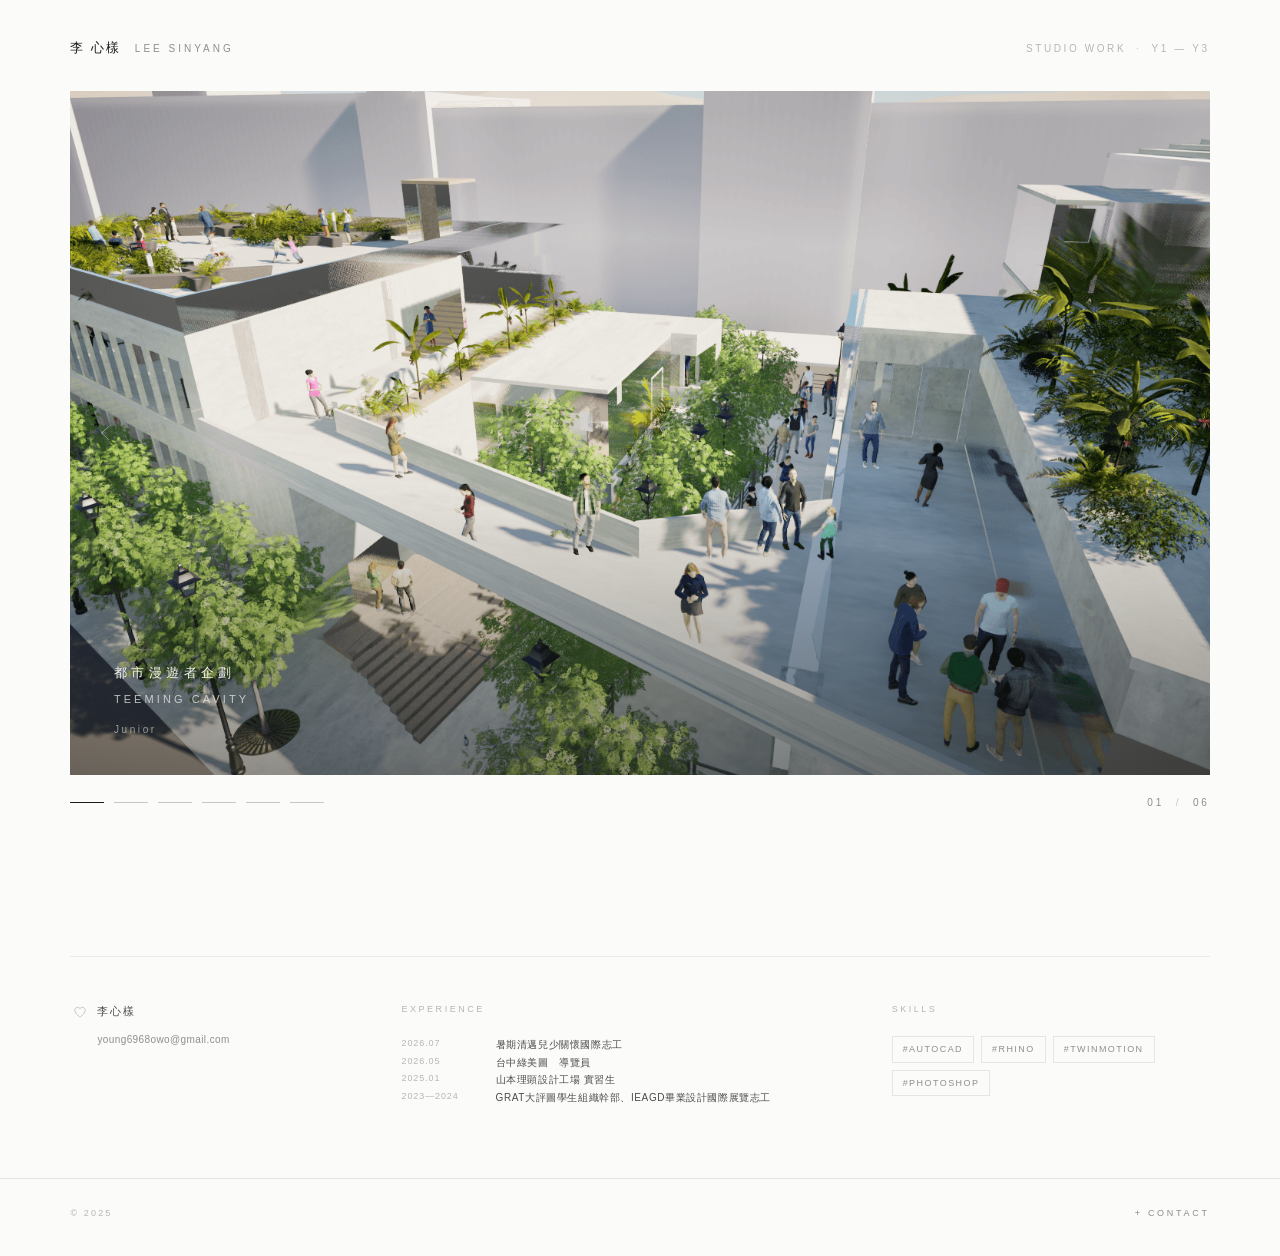
<file: index.html>
<!DOCTYPE html>
<html lang="zh-Hant">
<head>
<meta charset="UTF-8">
<meta name="viewport" content="width=device-width, initial-scale=1">
<meta name="description" content="李心樣 LEE SINYANG — Studio Work, Y1 — Y3">
<title>李心樣 LEE SINYANG — Architecture Portfolio</title>
<link rel="stylesheet" href="style.css?v=20260917">
<link rel="preload" as="image" href="images/cover-1.png" fetchpriority="high">
<!-- 桌機（>768px）沿用瀏覽器原生預載，畫質與速度完全不變；手機由 script.js 延遲載入 -->
<link rel="preload" as="image" href="images/cover-2.jpg" media="(min-width: 769px)">
<link rel="preload" as="image" href="images/cover-3.jpg" media="(min-width: 769px)">
<link rel="preload" as="image" href="images/cover-4.png" media="(min-width: 769px)">
<link rel="preload" as="image" href="images/cover-5.jpg" media="(min-width: 769px)">
<link rel="preload" as="image" href="images/cover-6.jpg" media="(min-width: 769px)">
</head>
<body class="page-home">

  <!-- ============================ HEADER ============================ -->
  <header class="site-head">
    <a class="mark" href="index.html">
      <span class="mark-cn"><span class="surname">李</span><span class="given">心樣</span></span>
      <span class="mark-en">LEE SINYANG</span>
    </a>
    <nav class="head-meta" aria-label="站內資訊">
      <span>STUDIO WORK</span>
      <span class="dotsep">·</span>
      <span>Y1 — Y3</span>
    </nav>
  </header>

  <main>

    <!-- ============================ HERO CAROUSEL ============================ -->
    <section class="hero" id="hero" aria-roledescription="carousel" aria-label="建築作品輪播">

      <div class="slides" id="slides">

        <article class="slide is-active" data-id="1" aria-hidden="false">
          <a class="slide-link" href="project.html?id=1">
            <img src="images/cover-1.png" alt="都市漫遊者企劃 Teeming Cavity" fetchpriority="high" decoding="async">
            <div class="slide-caption">
              <h2 class="s-title-cn">都市漫遊者企劃</h2>
              <p class="s-title-en">TEEMING CAVITY</p>
              <p class="s-meta">Junior</p>
            </div>
          </a>
        </article>

        <article class="slide" data-id="2" aria-hidden="true">
          <a class="slide-link" href="project.html?id=2">
            <img data-src="images/cover-2.jpg" alt="閭巷囊體 Everyday Block" loading="lazy" decoding="async">
            <div class="slide-caption">
              <h2 class="s-title-cn">閭巷囊體</h2>
              <p class="s-title-en">EVERYDAY BLOCK</p>
              <p class="s-meta">Junior</p>
            </div>
          </a>
        </article>

        <article class="slide" data-id="3" aria-hidden="true">
          <a class="slide-link" href="project.html?id=3">
            <img data-src="images/cover-3.jpg" alt="海線物語 Ephemeral-Mass" loading="lazy" decoding="async">
            <div class="slide-caption">
              <h2 class="s-title-cn">海線物語</h2>
              <p class="s-title-en">EPHEMERAL-MASS</p>
              <p class="s-meta">Sophomore</p>
            </div>
          </a>
        </article>

        <article class="slide" data-id="4" aria-hidden="true">
          <a class="slide-link" href="project.html?id=4">
            <img data-src="images/cover-4.png" alt="居住身體與都市身體 Slit Oculus" loading="lazy" decoding="async">
            <div class="slide-caption">
              <h2 class="s-title-cn">居住身體與都市身體</h2>
              <p class="s-title-en">SLIT OCULUS</p>
              <p class="s-meta">Sophomore</p>
            </div>
          </a>
        </article>

        <article class="slide" data-id="5" aria-hidden="true">
          <a class="slide-link" href="project.html?id=5">
            <img data-src="images/cover-5.jpg" alt="室內·視外·室外·視內" loading="lazy" decoding="async">
            <div class="slide-caption">
              <h2 class="s-title-cn">室內·視外·室外·視內</h2>
              <p class="s-title-en">[ IN ] SIGHT · OUT&nbsp;&nbsp;[ OUT ] SITE · IN</p>
              <p class="s-meta">Freshman</p>
            </div>
          </a>
        </article>

        <article class="slide" data-id="6" aria-hidden="true">
          <a class="slide-link" href="project.html?id=6">
            <img data-src="images/cover-6.jpg" alt="之間 Between" loading="lazy" decoding="async">
            <div class="slide-caption">
              <h2 class="s-title-cn">之間</h2>
              <p class="s-title-en">BETWEEN</p>
              <p class="s-meta">Freshman</p>
            </div>
          </a>
        </article>

        <button class="nav-arrow nav-prev" id="prevBtn" type="button" aria-label="上一件作品">
          <svg viewBox="0 0 24 24" aria-hidden="true"><path d="M15 4 L7 12 L15 20"/></svg>
        </button>
        <button class="nav-arrow nav-next" id="nextBtn" type="button" aria-label="下一件作品">
          <svg viewBox="0 0 24 24" aria-hidden="true"><path d="M9 4 L17 12 L9 20"/></svg>
        </button>
      </div>

      <div class="hero-foot">
        <div class="progress" id="progress" role="tablist" aria-label="作品進度"></div>
        <div class="counter">
          <span id="counterCur">01</span>
          <span class="sep">/</span>
          <span>06</span>
        </div>
      </div>
    </section>

    <!-- ============================ PROFILE / FOOTER INFO ============================ -->
    <section class="profile" id="profile">
      <div class="profile-grid">

        <div class="col col-name">
          <div class="identity">
            <div class="identity-row">
              <button class="heart-btn" id="heartBtn" type="button" aria-label="Like this portfolio">
                <svg class="heart-icon" viewBox="0 0 24 24" aria-hidden="true">
                  <path d="M12 20.3c-.3 0-.6-.1-.8-.3C7.9 17.3 3 13.4 3 8.9 3 6.2 5.1 4 7.8 4c1.6 0 3.1.8 4.2 2.1C13.1 4.8 14.6 4 16.2 4 18.9 4 21 6.2 21 8.9c0 4.5-4.9 8.4-8.2 11.1-.2.2-.5.3-.8.3z"/>
                </svg>
              </button>
              <p class="identity-name">李心樣</p>
            </div>
            <a class="identity-mail" href="mailto:young6968owo@gmail.com">young6968owo@gmail.com</a>
          </div>
        </div>

        <div class="col col-bio">
          <p class="label">EXPERIENCE</p>
          <ul class="bio">
            <li><span class="yr">2026.07</span><span class="txt">暑期清邁兒少關懷國際志工</span></li>
            <li><span class="yr">2026.05</span><span class="txt">台中綠美圖　導覽員</span></li>
            <li><span class="yr">2025.01</span><span class="txt">山本理顕設計工場 實習生</span></li>
            <li><span class="yr">2023—2024</span><span class="txt">GRAT大評圖學生組織幹部、IEAGD畢業設計國際展覽志工</span></li>
          </ul>
        </div>

        <div class="col col-skills">
          <p class="label">SKILLS</p>
          <ul class="tags">
            <li>#AutoCAD</li>
            <li>#Rhino</li>
            <li>#Twinmotion</li>
            <li>#Photoshop</li>
          </ul>
        </div>

      </div>
    </section>

  </main>

  <footer class="site-foot">
    <div class="foot-row">
      <span>© 2025</span>
      <button class="contact-toggle" type="button" id="contactToggle" aria-expanded="false" aria-controls="contactPanel">+ CONTACT</button>
    </div>

    <div class="contact-panel" id="contactPanel">
      <form class="contact-form" id="contactForm" novalidate>
        <textarea class="contact-memo" name="message" placeholder="MEMO" required></textarea>
        <input class="contact-visitor" type="text" name="visitor" placeholder="NAME / EMAIL (OPTIONAL)">
        <div class="contact-actions">
          <button class="send-btn" type="submit">SEND</button>
          <span class="send-status" id="sendStatus" aria-live="polite"></span>
        </div>
      </form>
    </div>
  </footer>

  <script src="script.js?v=20260917"></script>
</body>
</html>
</file>
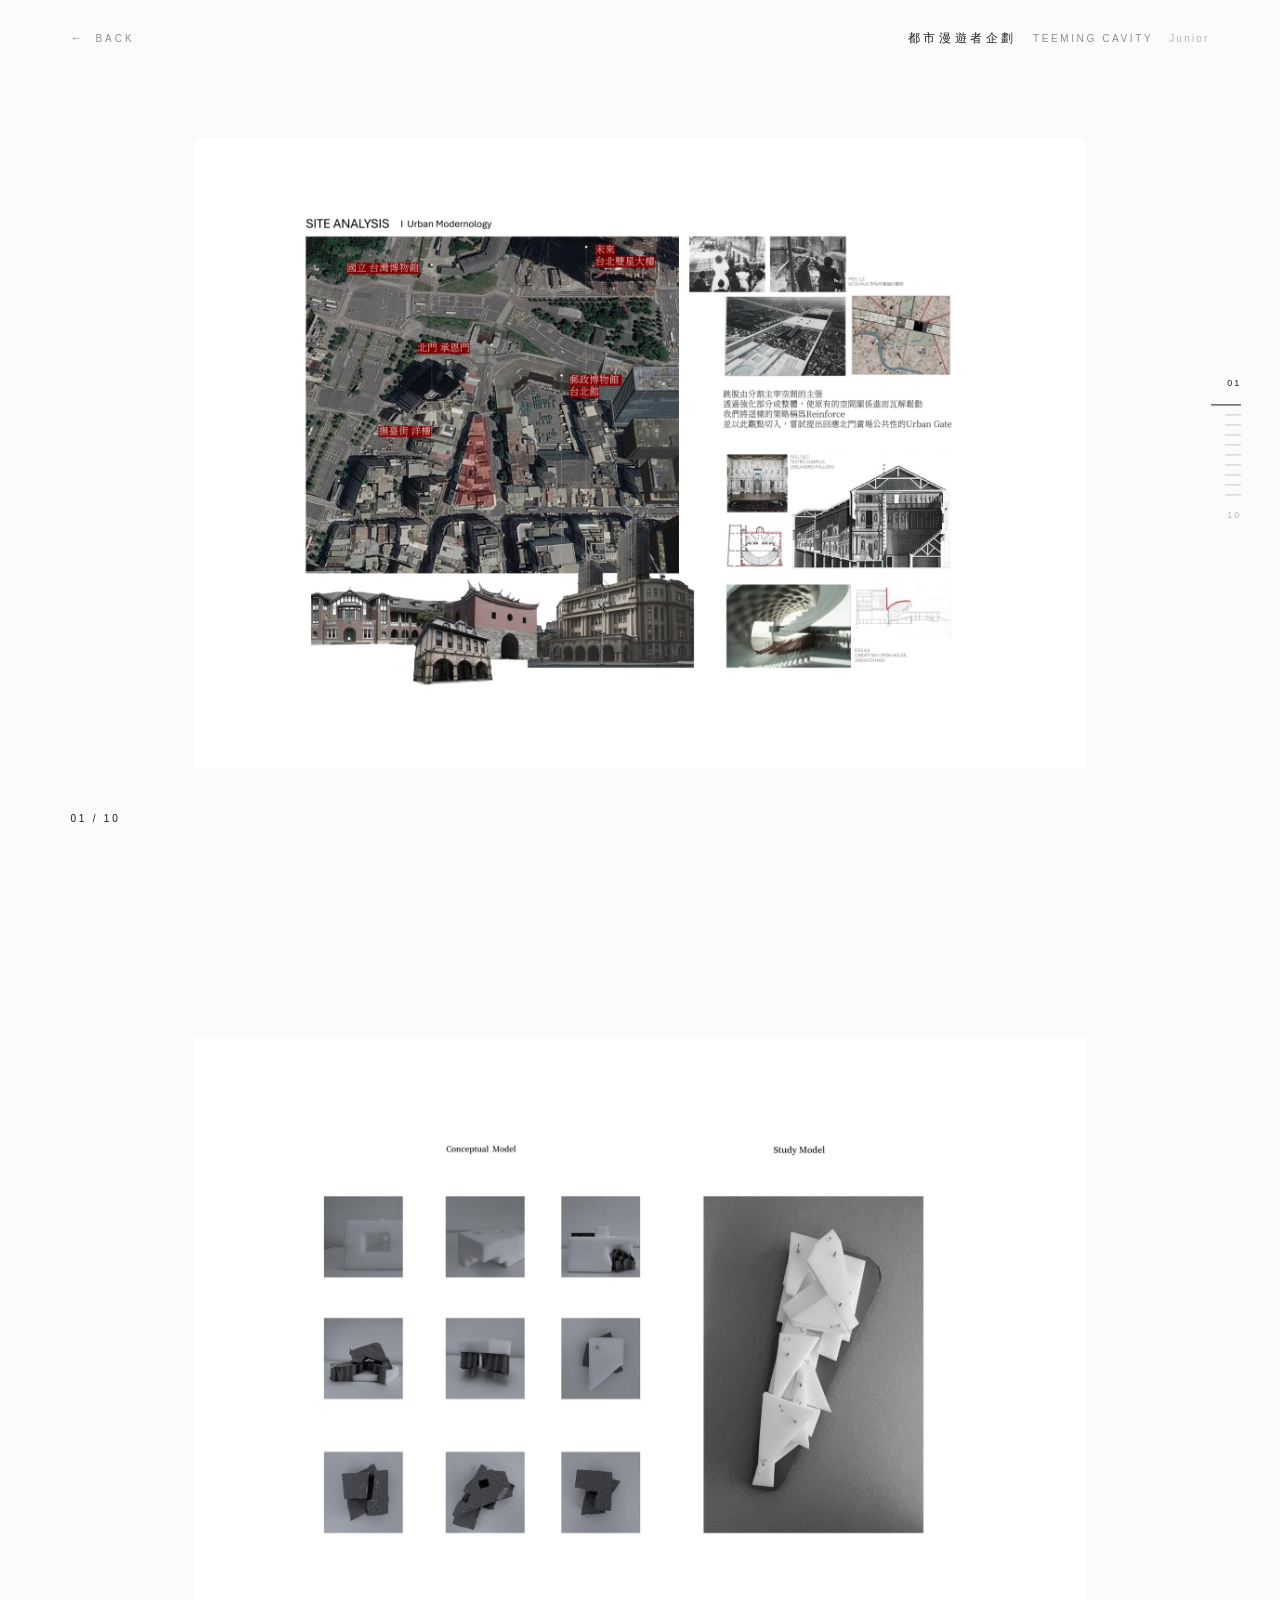
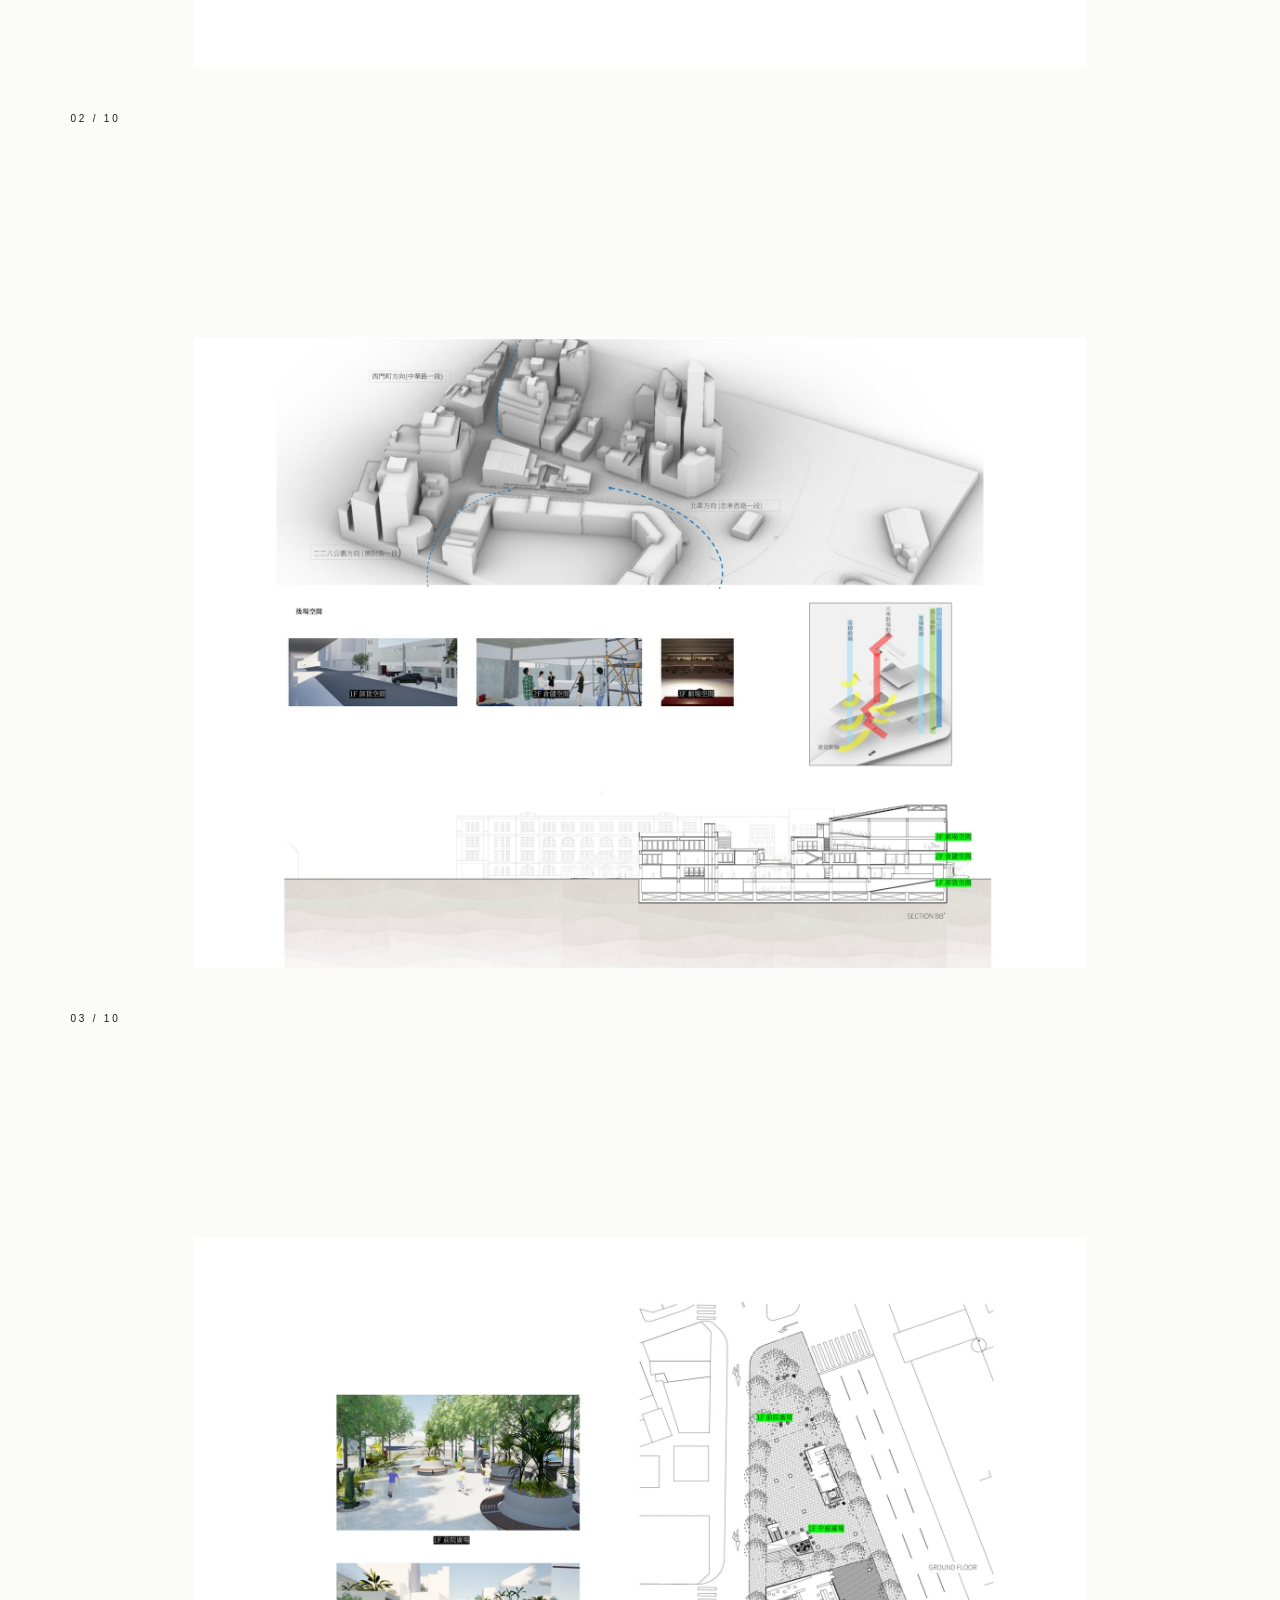
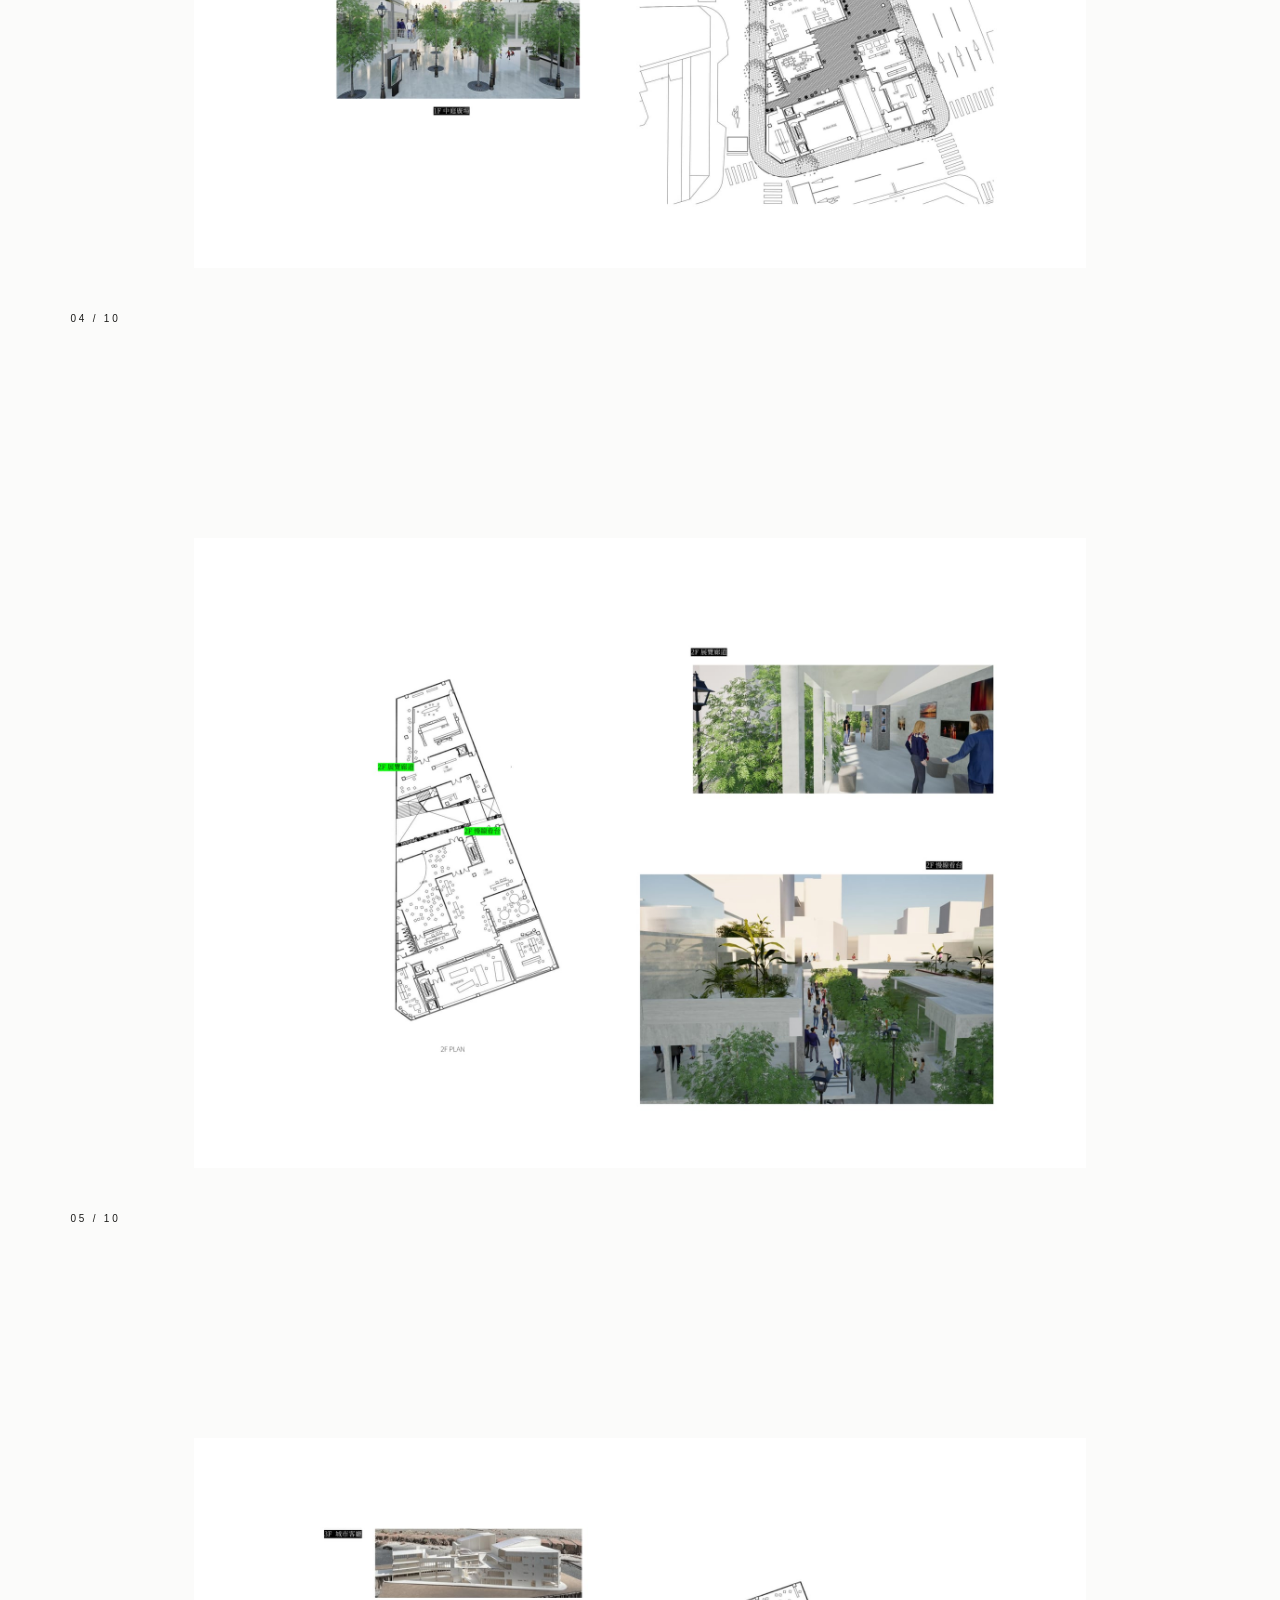
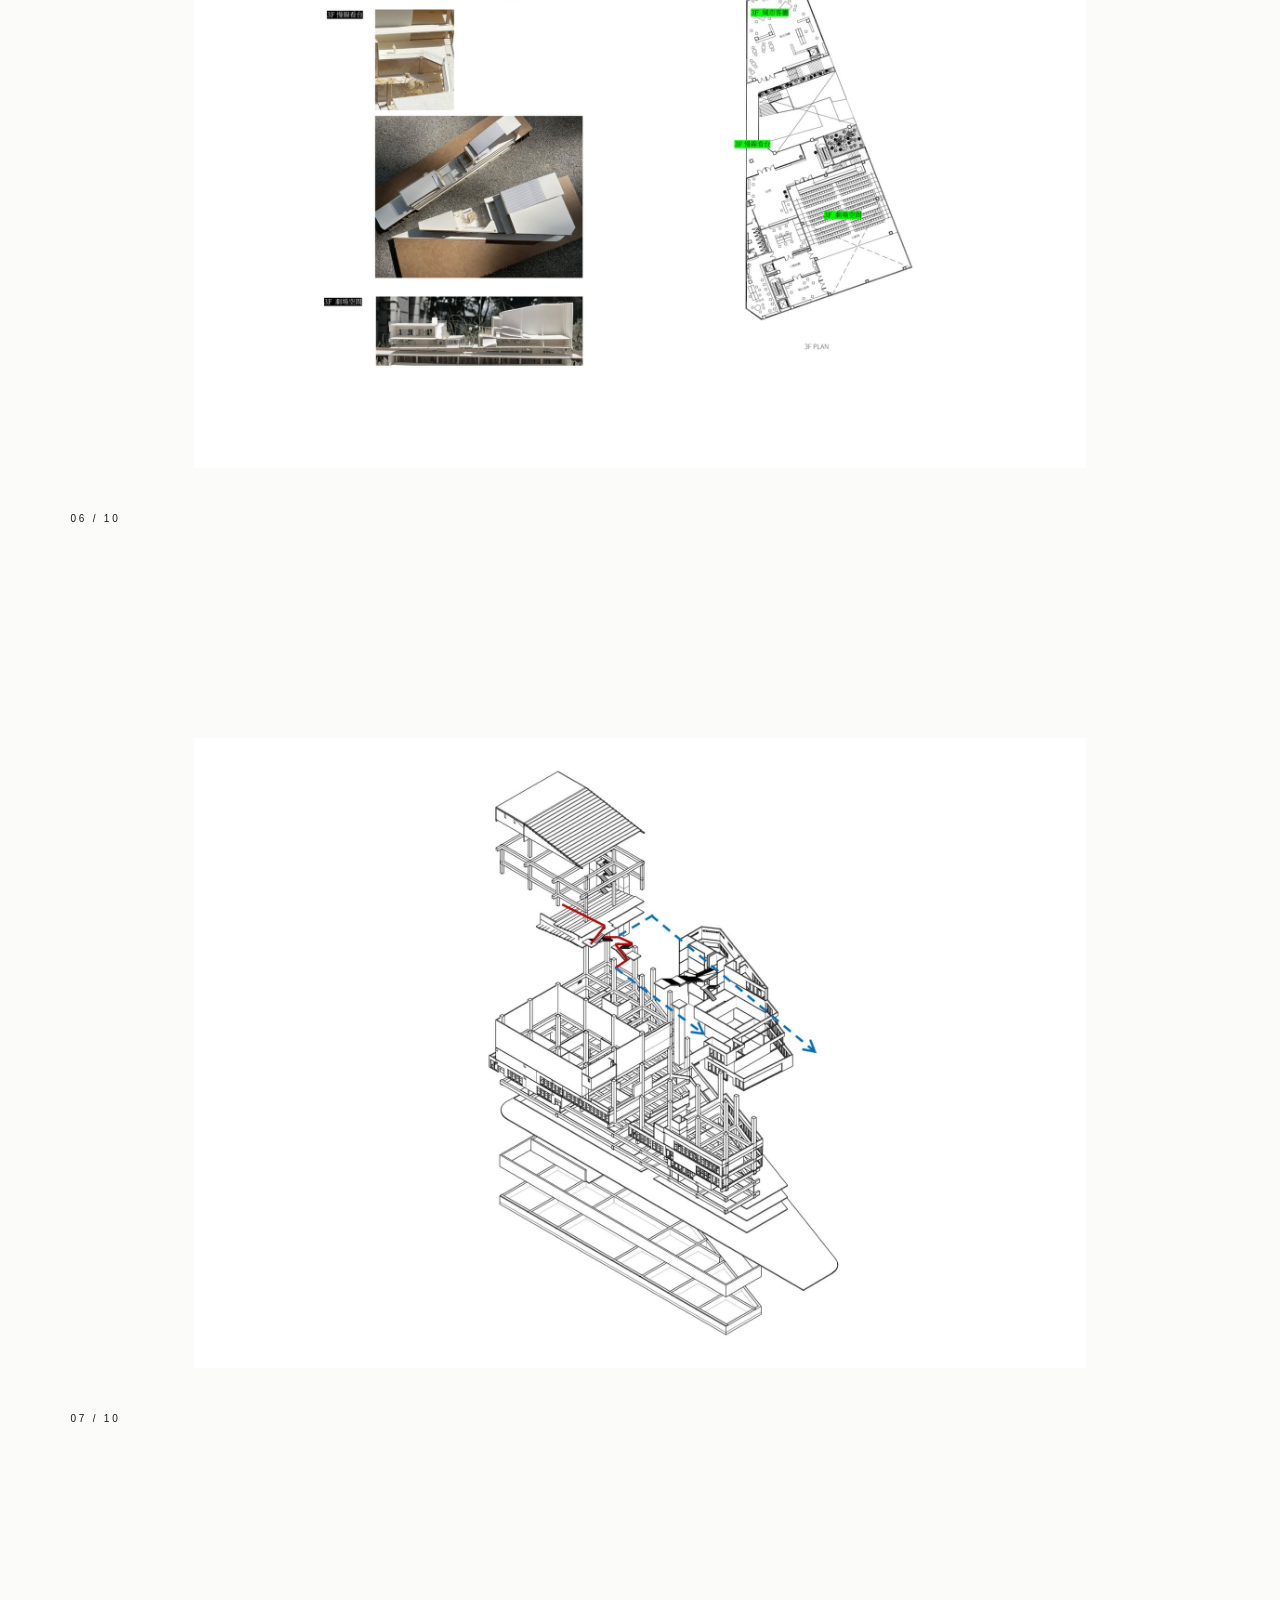
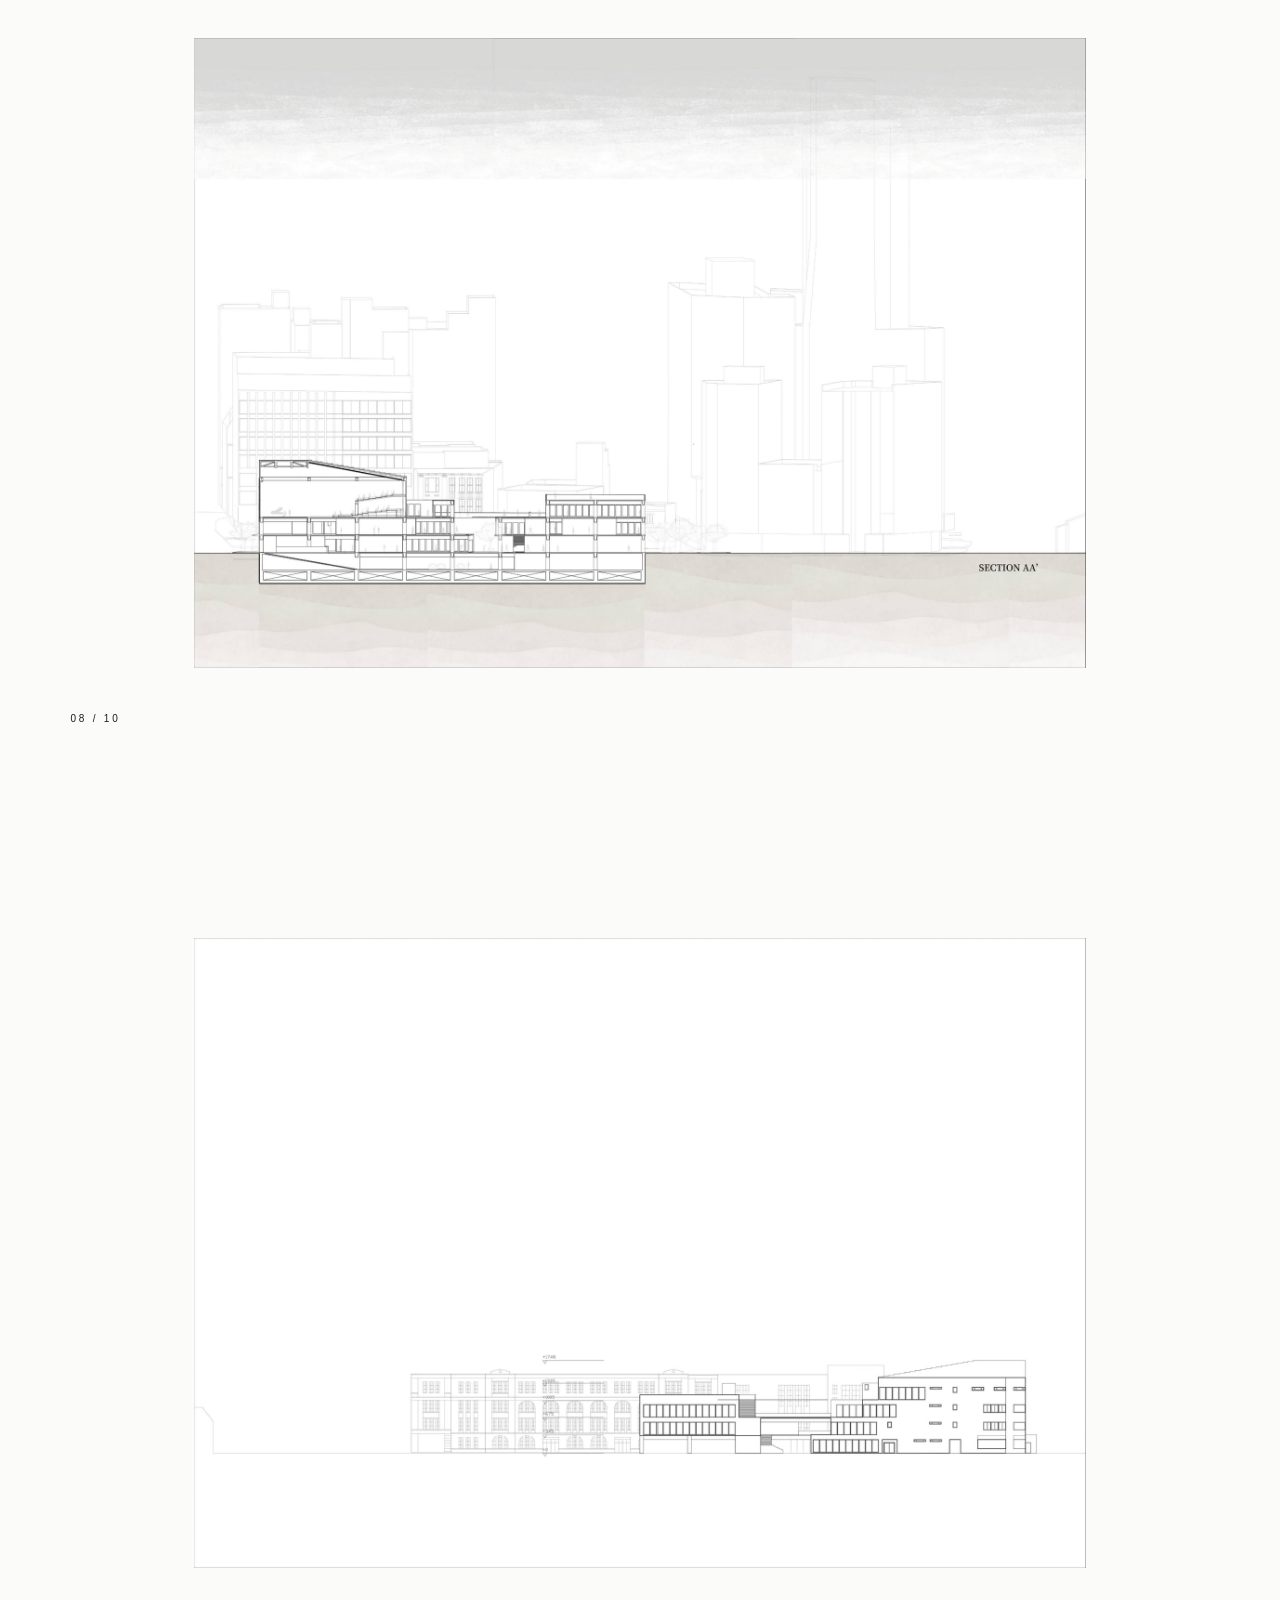
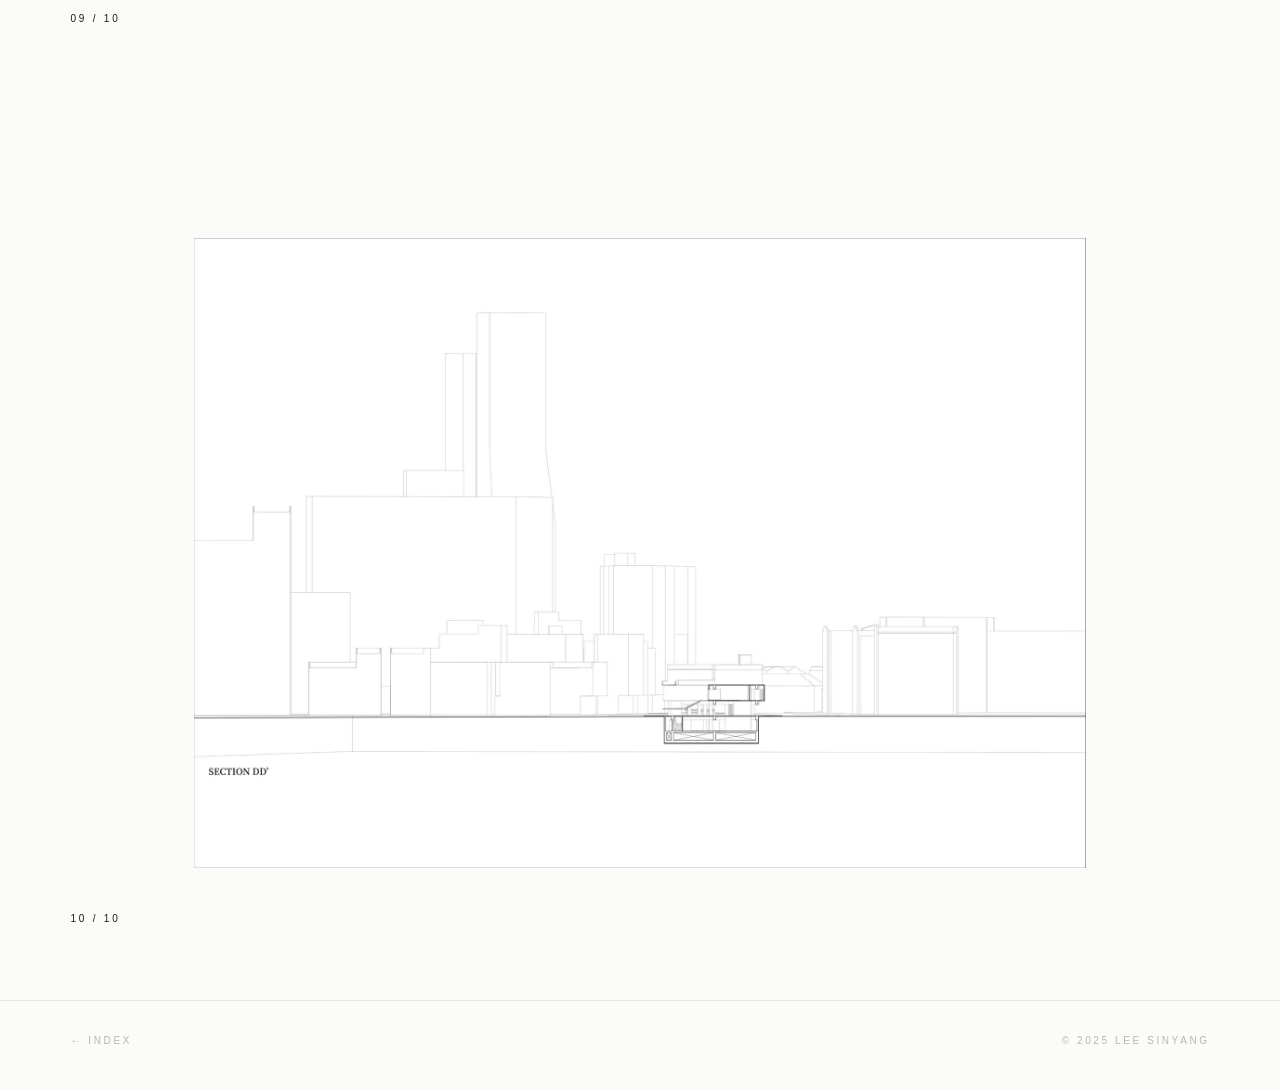
<file: project.html>
<!DOCTYPE html>
<html lang="zh-Hant" class="html-project">
<head>
<meta charset="UTF-8">
<meta name="viewport" content="width=device-width, initial-scale=1">
<title>Project — 李心樣 LEE SINYANG</title>
<link rel="stylesheet" href="style.css?v=20260917">
</head>
<body class="page-project">

  <!-- ============================ FIXED HEADER ============================ -->
  <header class="proj-head">
    <a class="back" href="index.html">
      <span class="arrow">←</span>
      <span class="back-txt">BACK</span>
    </a>

    <div class="proj-id">
      <span class="p-cn" id="projTitleCn"></span>
      <span class="p-en" id="projTitleEn"></span>
      <span class="p-meta" id="projMeta"></span>
    </div>
  </header>

  <!-- ============================ SIDE RAIL ============================ -->
  <nav class="rail" id="rail" aria-label="圖面導覽">
    <span class="rail-num" id="railNum">01</span>
    <span class="rail-ticks" id="railTicks"></span>
    <span class="rail-total">10</span>
  </nav>

  <!-- ============================ SHEETS (10 pages) ============================ -->
  <main class="sheets" id="sheets"></main>

  <noscript>
    <p style="padding:120px 6vw;font-size:.75rem;letter-spacing:.2em;color:#8f8f8c">
      請開啟 JavaScript 以瀏覽專案內頁。
    </p>
  </noscript>

  <footer class="proj-foot">
    <a href="index.html" class="foot-back">← INDEX</a>
    <span>© 2025 LEE SINYANG</span>
  </footer>

  <script src="script.js?v=20260917"></script>
</body>
</html>
</file>
<file: style.css>
/* ==========================================================================
   MU CHEN — Architecture Portfolio
   Japanese minimal : 大面積留白 / 極淡灰階 / 輕盈無襯線 / 嚴謹對齊
   ========================================================================== */

/* ---------- reset ---------- */
*, *::before, *::after { box-sizing: border-box; }
html, body, h1, h2, h3, p, figure, figcaption, ul, li { margin: 0; padding: 0; }
ul { list-style: none; }
img { display: block; max-width: 100%; }
a { color: inherit; text-decoration: none; }
button { font: inherit; color: inherit; background: none; border: 0; padding: 0; cursor: pointer; }

/* ---------- tokens ---------- */
:root {
  --bg:          #fbfbfa;   /* 紙白 */
  --ink:         #1c1c1a;   /* 墨 */
  --ink-soft:    #4c4c48;
  --gray:        #8e8e8a;
  --gray-light:  #b6b6b1;
  --line:        #e5e5e1;
  --line-strong: #c8c8c2;
  --on-image:    #f5f5f2;

  --font: "Helvetica Neue", Helvetica, "Hiragino Kaku Gothic ProN", "Noto Sans TC",
          "PingFang TC", "Microsoft JhengHei", Arial, sans-serif;

  --ease: cubic-bezier(.22, .61, .36, 1);
  --fade: 1400ms;                       /* 輪播淡入淡出時間 */
  --pad:  clamp(20px, 5.5vw, 84px);     /* 全站左右留白 */
}

html { -webkit-text-size-adjust: 100%; }

body {
  background: var(--bg);
  color: var(--ink);
  font-family: var(--font);
  font-size: 13px;
  font-weight: 300;
  line-height: 1.9;
  letter-spacing: .06em;
  -webkit-font-smoothing: antialiased;
  -moz-osx-font-smoothing: grayscale;
}

/* 共用微字級標籤 */
.label {
  font-size: .5625rem;         /* 9px */
  letter-spacing: .28em;
  text-transform: uppercase;
  color: var(--gray-light);
  margin-bottom: 18px;
}

/* 圖片尚未放入 images/ 時的極簡佔位框 */
.fig-missing {
  width: 100%;
  min-height: 240px;
  border: 1px solid var(--line);
  background: #f4f4f2;
  display: flex;
  align-items: center;
  justify-content: center;
  font-size: .625rem;
  letter-spacing: .24em;
  color: var(--gray-light);
  text-transform: uppercase;
}

/* ==========================================================================
   HEADER
   ========================================================================== */
.site-head {
  display: flex;
  align-items: flex-start;
  justify-content: space-between;
  padding: clamp(24px, 4vh, 44px) var(--pad) clamp(20px, 3.4vh, 36px);
}

.mark { display: flex; align-items: baseline; gap: 14px; }
.mark-cn { font-size: .8125rem; letter-spacing: normal; display: inline-flex; }
.mark-cn .surname { margin-right: .6em; }
.mark-cn .given { letter-spacing: .14em; }
.mark-en { font-size: .625rem; letter-spacing: .3em; color: var(--gray); }

.head-meta {
  display: flex;
  gap: 10px;
  font-size: .625rem;
  letter-spacing: .26em;
  color: var(--gray-light);
  padding-top: 3px;
}
.head-meta .dotsep { color: var(--line-strong); }

/* ==========================================================================
   HERO CAROUSEL
   ========================================================================== */
.hero { padding: 0 var(--pad); }

.slides {
  position: relative;
  width: 100%;
  height: min(76vh, 780px);
  overflow: hidden;
  background: #f0f0ee;
}

.slide {
  position: absolute;
  inset: 0;
  opacity: 0;
  visibility: hidden;
  transition: opacity var(--fade) var(--ease), visibility 0s linear var(--fade);
}
.slide.is-active {
  opacity: 1;
  visibility: visible;
  z-index: 2;
  transition: opacity var(--fade) var(--ease), visibility 0s;
}

.slide-link { display: block; width: 100%; height: 100%; position: relative; }

.slide img {
  width: 100%;
  height: 100%;
  object-fit: cover;
  transform: scale(1);
  transition: transform 7200ms linear;
}
.slide.is-active img { transform: scale(1.045); }   /* 極輕微推進 */

.slide .fig-missing { height: 100%; min-height: 0; border: 0; }

/* 底部極淡漸層，只為托住小字 */
.slide-link::after {
  content: "";
  position: absolute;
  left: 0; right: 0; bottom: 0;
  height: 44%;
  background: linear-gradient(to top, rgba(20, 20, 18, .42), rgba(20, 20, 18, 0));
  pointer-events: none;
}

.slide-caption {
  position: absolute;
  left: clamp(20px, 3.4vw, 48px);
  bottom: clamp(22px, 4vh, 44px);
  z-index: 2;
  color: var(--on-image);
}
.s-title-cn {
  font-size: .8125rem;         /* 13px */
  font-weight: 300;
  letter-spacing: .34em;
  line-height: 1.6;
}
.s-title-en {
  margin-top: 6px;
  font-size: .6875rem;         /* 11px */
  letter-spacing: .28em;
  color: rgba(245, 245, 242, .72);
}
.s-meta {
  margin-top: 10px;
  font-size: .625rem;          /* 10px */
  letter-spacing: .26em;
  color: rgba(245, 245, 242, .55);
}
.s-meta .sep { padding: 0 6px; }

/* ---------- 微型箭頭 ---------- */
.nav-arrow {
  position: absolute;
  top: 50%;
  z-index: 3;
  width: 46px; height: 46px;
  transform: translateY(-50%);
  display: flex; align-items: center; justify-content: center;
  opacity: .5;
  transition: opacity 400ms var(--ease);
}
.nav-arrow:hover, .nav-arrow:focus-visible { opacity: 1; }
.nav-prev { left: clamp(4px, 1vw, 14px); }
.nav-next { right: clamp(4px, 1vw, 14px); }
.nav-arrow svg {
  width: 20px; height: 20px;
  fill: none;
  stroke: var(--on-image);
  stroke-width: 1;
  stroke-linecap: square;
  stroke-linejoin: miter;
}

/* ---------- 進度線 + 計數 ---------- */
.hero-foot {
  display: flex;
  align-items: center;
  justify-content: space-between;
  padding: 18px 0 0;
}

.progress { display: flex; gap: 10px; }

.dot {
  width: 34px; height: 16px;
  display: flex; align-items: center;
  position: relative;
}
.dot::before {
  content: "";
  position: absolute;
  left: 0; right: 0;
  height: 1px;
  background: var(--line-strong);
}
.dot-fill {
  position: relative;
  display: block;
  width: 100%; height: 1px;
  background: var(--ink);
  transform: scaleX(0);
  transform-origin: left center;
}
.dot.is-active .dot-fill { animation: dotFill 5000ms linear forwards; }
.dot.is-active.is-paused .dot-fill { animation-play-state: paused; }

@keyframes dotFill { from { transform: scaleX(0); } to { transform: scaleX(1); } }

.counter {
  font-size: .625rem;
  letter-spacing: .28em;
  color: var(--gray);
}
.counter .sep { padding: 0 6px; color: var(--line-strong); }

/* ==========================================================================
   PROFILE
   ========================================================================== */
.profile {
  padding: clamp(80px, 16vh, 190px) var(--pad) clamp(48px, 8vh, 90px);
}

.profile-grid {
  display: grid;
  grid-template-columns: minmax(180px, .8fr) minmax(280px, 1.3fr) minmax(200px, 1fr);
  gap: clamp(36px, 6vw, 110px);
  align-items: start;
  border-top: 1px solid #eaeaea;
  padding-top: 44px;
}

/* ---- 左欄 [IDENTIFIER]：愛心＋姓名同行，Email 獨立換行 ---- */
.identity {
  display: flex;
  flex-direction: column;
  align-items: flex-start;
  gap: 8px;
}
.identity-row {
  display: inline-flex;
  align-items: center;
  gap: 7px;                    /* 愛心與姓名間距 6~8px */
}
.identity-name {
  font-size: .6875rem;         /* 11px */
  letter-spacing: .15em;
  color: var(--ink-soft);
}
.identity-mail {
  font-size: .625rem;          /* 10px */
  letter-spacing: .04em;
  text-transform: lowercase;
  color: var(--gray);
  border-bottom: 1px solid transparent;
  padding-bottom: 2px;
  margin-left: 27px;            /* 對齊姓名「李」的起始位置（愛心寬 20px + 間距 7px） */
  transition: border-color 400ms var(--ease), color 400ms var(--ease);
}
.identity-mail:hover { color: var(--ink); border-color: var(--line); }

.heart-btn {
  display: inline-flex;
  align-items: center;
  justify-content: center;
  width: 20px;
  height: 20px;
  padding: 0;
}
.heart-icon {
  width: 14px;
  height: 14px;
  fill: none;
  stroke: var(--gray-light);
  stroke-width: 1.3;
  transition: stroke 400ms var(--ease);
}
.heart-btn:hover .heart-icon { stroke: var(--gray); }
.heart-btn.is-liked .heart-icon {
  fill: #c9776b;
  stroke: #c9776b;
  animation: heartPop 620ms var(--ease);
}
@keyframes heartPop {
  0%   { transform: scale(1); }
  30%  { transform: scale(1.4); }
  55%  { transform: scale(.9); }
  100% { transform: scale(1); }
}

.bio li {
  display: flex;
  gap: 18px;
  font-size: .625rem;          /* 10px */
  line-height: 1.75;
  color: var(--ink-soft);
}
.bio .yr {
  flex: 0 0 76px;
  font-size: .5625rem;         /* 9px */
  letter-spacing: .1em;
  color: var(--gray-light);
}
.bio .txt { letter-spacing: .06em; }

.tags { display: flex; flex-wrap: wrap; gap: 7px; }
.tags li {
  font-size: .5625rem;         /* 9px */
  letter-spacing: .16em;
  text-transform: uppercase;
  color: var(--gray);
  border: 1px solid var(--line);
  padding: 5px 10px;
  line-height: 1.6;
  transition: border-color 400ms var(--ease), color 400ms var(--ease);
}
.tags li:hover { border-color: var(--line-strong); color: var(--ink-soft); }

/* ==========================================================================
   FOOTER
   ========================================================================== */
.site-foot {
  padding: 26px var(--pad) 34px;
  border-top: 1px solid var(--line);
}
.foot-row {
  display: flex;
  justify-content: space-between;
  align-items: center;
  font-size: .5625rem;
  letter-spacing: .24em;
  color: var(--gray-light);
}

/* 頁尾獨立一行的細線文字按鈕 */
.contact-toggle {
  font-size: .5625rem;         /* 9px */
  letter-spacing: .3em;
  color: var(--gray);
  padding: 10px;
  margin: -10px;
  transition: color 400ms var(--ease);
}
.contact-toggle:hover { color: var(--ink); }

.contact-panel {
  max-height: 0;
  opacity: 0;
  overflow: hidden;
  visibility: hidden;
  transition: max-height 600ms var(--ease), opacity 400ms var(--ease), visibility 0s linear 600ms;
}
.contact-panel.is-open {
  max-height: 420px;
  opacity: 1;
  visibility: visible;
  transition: max-height 600ms var(--ease), opacity 500ms var(--ease) 80ms, visibility 0s;
}

.contact-form {
  display: flex;
  flex-direction: column;
  gap: 16px;
  max-width: 420px;
  margin-top: 32px;
}
.contact-memo,
.contact-visitor {
  width: 100%;
  border: none;
  border-bottom: 1px solid var(--line);
  background: transparent;
  font-family: var(--font);
  font-size: .75rem;
  letter-spacing: .06em;
  color: var(--ink);
  padding: 8px 2px;
  transition: border-color 400ms var(--ease);
}
.contact-memo { resize: vertical; min-height: 64px; line-height: 1.9; }
.contact-memo:focus,
.contact-visitor:focus { outline: none; border-color: var(--ink); }
.contact-memo::placeholder,
.contact-visitor::placeholder {
  color: var(--gray-light);
  letter-spacing: .22em;
  font-size: .625rem;
  text-transform: uppercase;
}

.contact-actions { display: flex; align-items: center; gap: 18px; }
.send-btn {
  font-size: .625rem;
  letter-spacing: .3em;
  text-transform: uppercase;
  color: var(--ink-soft);
  border: 1px solid var(--line-strong);
  padding: 10px 24px;
  transition: border-color 400ms var(--ease), color 400ms var(--ease);
}
.send-btn:hover { border-color: var(--ink); color: var(--ink); }
.send-btn:disabled { opacity: .5; }
.send-status {
  font-size: .5625rem;
  letter-spacing: .22em;
  color: var(--gray);
  opacity: 0;
  transition: opacity 400ms var(--ease);
}
.send-status.is-visible { opacity: 1; }

/* ==========================================================================
   PROJECT PAGE
   ========================================================================== */
.html-project {
  scroll-behavior: smooth;
  scroll-snap-type: y proximity;
}

.proj-head {
  position: fixed;
  top: 0; left: 0; right: 0;
  z-index: 20;
  display: flex;
  align-items: baseline;
  justify-content: space-between;
  padding: clamp(18px, 3vh, 30px) var(--pad);
  background: rgba(251, 251, 250, .86);
  -webkit-backdrop-filter: blur(10px);
  backdrop-filter: blur(10px);
}

.back {
  display: inline-flex;
  align-items: baseline;
  gap: 10px;
  font-size: .625rem;
  letter-spacing: .3em;
  color: var(--gray);
  transition: color 400ms var(--ease);
  padding: 12px;
  margin: -12px;   /* 擴大手機點擊範圍，不影響視覺字級與位置 */
}
.back:hover { color: var(--ink); }
.back .arrow {
  font-size: .75rem;
  display: inline-block;
  transition: transform 400ms var(--ease);
}
.back:hover .arrow { transform: translateX(-4px); }

.proj-id {
  display: flex;
  align-items: baseline;
  gap: 16px;
  text-align: right;
}
.proj-id .p-cn   { font-size: .75rem;  letter-spacing: .3em; }
.proj-id .p-en   { font-size: .625rem; letter-spacing: .26em; color: var(--gray); }
.proj-id .p-meta { font-size: .625rem; letter-spacing: .22em; color: var(--gray-light); }

/* ---------- 右側導覽細線 ---------- */
.rail {
  position: fixed;
  right: calc(var(--pad) * .55);
  top: 50%;
  transform: translateY(-50%);
  z-index: 15;
  display: flex;
  flex-direction: column;
  align-items: flex-end;
  gap: 12px;
  font-size: .5625rem;
  letter-spacing: .22em;
  color: var(--gray-light);
}
.rail-ticks { display: flex; flex-direction: column; align-items: flex-end; gap: 9px; }
.tick {
  display: block;
  width: 16px; height: 1px;
  background: var(--line-strong);
  transition: width 500ms var(--ease), background 500ms var(--ease);
}
.tick.is-current { width: 30px; background: var(--ink); }
.rail-num { color: var(--ink); }

/* ---------- 十頁 ---------- */
.sheet {
  min-height: 100vh;
  scroll-snap-align: start;
  display: flex;
  flex-direction: column;
  justify-content: center;
  padding: clamp(88px, 13vh, 140px) var(--pad) clamp(44px, 8vh, 92px);
}

.sheet-fig {
  flex: 1 1 auto;
  min-height: 0;
  display: flex;
  align-items: center;
  justify-content: center;
}
.sheet-fig img {
  max-height: 70vh;
  max-width: 100%;
  width: auto;
  object-fit: contain;
  opacity: 0;
  transform: translateY(16px);
  transition: opacity 1200ms var(--ease), transform 1200ms var(--ease);
}
.sheet.is-visible .sheet-fig img { opacity: 1; transform: none; }
.sheet-fig .fig-missing { max-width: 900px; height: 56vh; }

.sheet-cap {
  flex: 0 0 auto;
  margin-top: 20px;
  display: flex;
  align-items: baseline;
  gap: 20px;
  font-size: .625rem;          /* 10px */
  letter-spacing: .28em;
  color: var(--gray);
  text-transform: uppercase;
  opacity: 0;
  transform: translateY(8px);
  transition: opacity 1200ms var(--ease) 160ms, transform 1200ms var(--ease) 160ms;
}
.sheet.is-visible .sheet-cap { opacity: 1; transform: none; }
.sheet-cap .num { color: var(--ink); }

/* 第一頁的簡短說明 */
.sheet-note {
  margin-top: 14px;
  max-width: 46ch;
  font-size: .75rem;
  line-height: 2.2;
  letter-spacing: .1em;
  color: var(--ink-soft);
  opacity: 0;
  transition: opacity 1400ms var(--ease) 280ms;
}
.sheet.is-visible .sheet-note { opacity: 1; }

.proj-foot {
  display: flex;
  justify-content: space-between;
  padding: 30px var(--pad) 40px;
  border-top: 1px solid var(--line);
  font-size: .625rem;
  letter-spacing: .26em;
  color: var(--gray-light);
}
.proj-foot .foot-back { transition: color 400ms var(--ease); }
.proj-foot .foot-back:hover { color: var(--ink); }

/* ==========================================================================
   RESPONSIVE
   ========================================================================== */
@media (max-width: 900px) {
  .profile-grid { grid-template-columns: 1fr 1fr; row-gap: 56px; }
  .col-skills { grid-column: 1 / -1; }
}

@media (max-width: 640px) {
  body { font-size: 12px; }

  /* ---- 首頁封面：1:1 正方形 ---- */
  .slides { aspect-ratio: 1 / 1; height: auto; max-height: 80vh; contain: layout paint; }
  .slide { contain: layout paint; }

  .head-meta { display: none; }
  .profile-grid { grid-template-columns: 1fr; row-gap: 48px; }
  .bio li { flex-direction: column; gap: 0; line-height: 2; }
  .bio .yr { flex: none; }
  .rail { display: none; }
  .proj-id .p-cn, .proj-id .p-meta { display: none; }

  /* ---- 作品內頁：原地畫冊切換模式（Single Page Viewer） ---- */
  .sheets {
    position: relative;
    height: 100vh;
    height: 100dvh;
    overflow: hidden;
    contain: content;
  }
  .sheet {
    position: absolute;
    inset: 0;
    min-height: 0;
    padding: clamp(64px, 12vh, 92px) 20px clamp(48px, 8vh, 72px);
    opacity: 0;
    visibility: hidden;
    contain: layout paint style;
    content-visibility: auto;      /* 非當前頁跳過渲染運算，避免手機重繪卡頓 */
    transition: opacity 900ms var(--ease), visibility 0s linear 900ms;
  }
  .sheet.is-current {
    opacity: 1;
    visibility: visible;
    z-index: 2;
    content-visibility: visible;   /* 當前頁強制完整渲染 */
    transition: opacity 900ms var(--ease), visibility 0s;
  }
  .sheet-fig img { max-height: 58vh; }
  .sheet-note { display: none; }   /* 單頁模式聚焦圖面，說明文字收起 */
}

/* ==========================================================================
   MOTION PREFERENCE
   ========================================================================== */
@media (prefers-reduced-motion: reduce) {
  * { transition-duration: .01ms !important; animation-duration: .01ms !important; }
  .html-project { scroll-behavior: auto; }
  .slide.is-active img { transform: none; }
  .dot.is-active .dot-fill { transform: scaleX(1); animation: none; }
  .sheet .sheet-fig img,
  .sheet .sheet-cap,
  .sheet .sheet-note { opacity: 1; transform: none; }
}

/* focus */
:focus-visible { outline: 1px solid var(--line-strong); outline-offset: 4px; }
</file>
